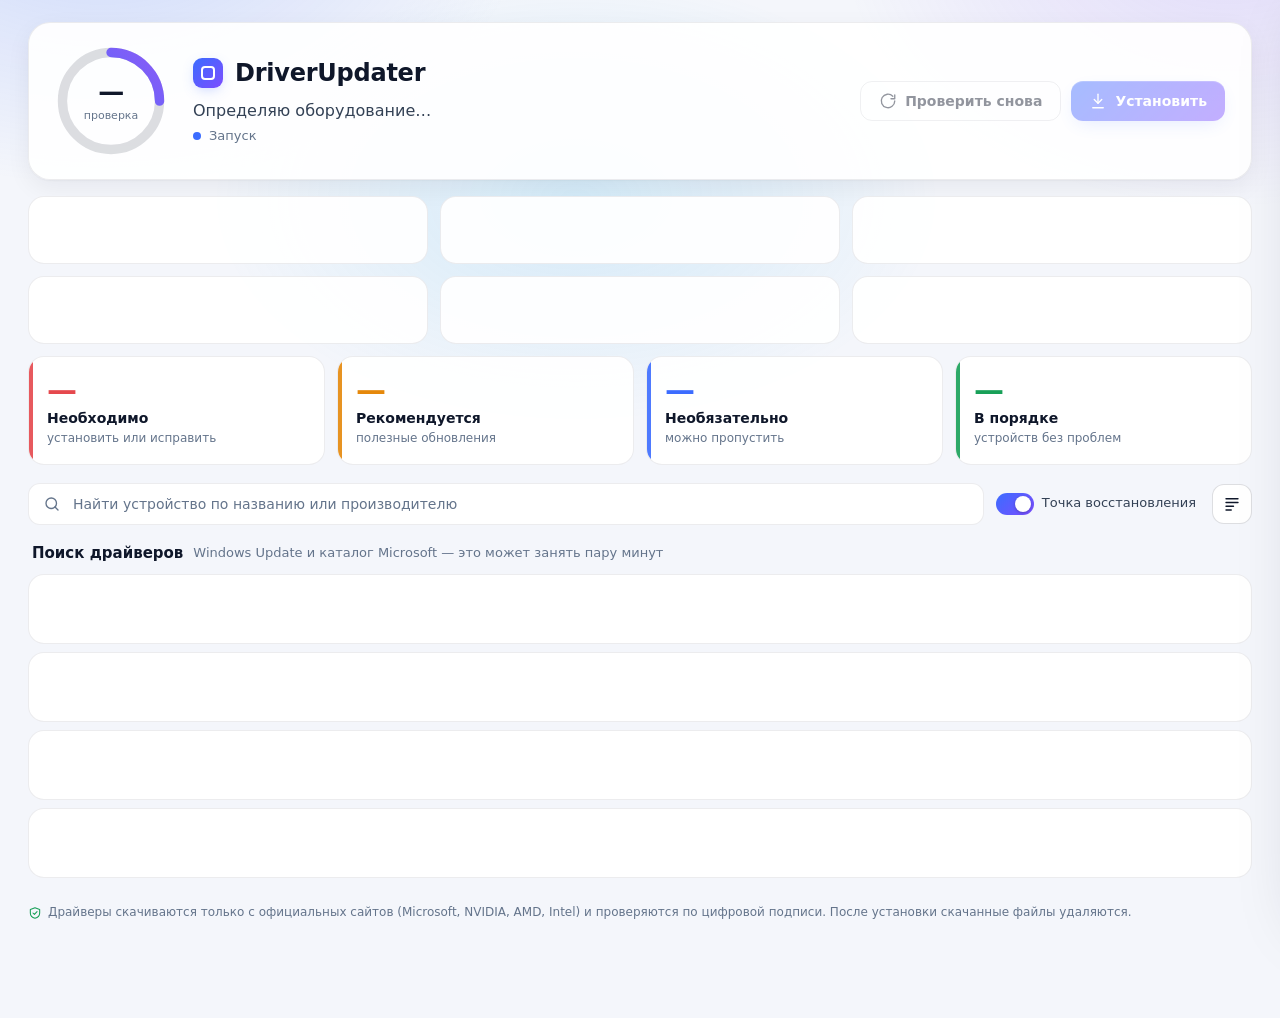
<file: driverupdater/webui/web/index.html>
<!doctype html>
<html lang="ru">
<head>
  <meta charset="utf-8">
  <meta name="viewport" content="width=device-width, initial-scale=1">
  <title>DriverUpdater</title>
  <link rel="stylesheet" href="styles.css">
</head>
<body>
  <div class="aurora" aria-hidden="true"><span></span><span></span><span></span></div>

  <div class="app">
    <div class="update-bar" id="updateBar" hidden>
      <i data-icon="sparkle"></i>
      <span id="updateText">Вышла новая версия DriverUpdater</span>
      <button class="btn btn-sm btn-ghost" id="updateNotes">Что нового</button>
      <button class="btn btn-sm btn-primary" id="updateApply"><i data-icon="download"></i><span>Обновить</span></button>
    </div>
    <!-- Шапка -->
    <header class="hero">
      <div class="ring" id="ring" data-state="loading">
        <svg viewBox="0 0 120 120" aria-hidden="true">
          <defs>
            <linearGradient id="ringGrad" x1="0" y1="0" x2="1" y2="1">
              <stop offset="0" stop-color="var(--ring-a)"/>
              <stop offset="1" stop-color="var(--ring-b)"/>
            </linearGradient>
          </defs>
          <circle class="ring-track" cx="60" cy="60" r="52"/>
          <circle class="ring-value" id="ringValue" cx="60" cy="60" r="52"/>
        </svg>
        <div class="ring-label">
          <strong id="ringNumber">—</strong>
          <span id="ringCaption">проверка</span>
        </div>
      </div>

      <div class="hero-text">
        <div class="brand">
          <span class="logo" aria-hidden="true"></span>
          <h1>DriverUpdater</h1>
          <span class="badge badge-demo" id="demoBadge" hidden>демо-данные</span>
        </div>
        <p class="headline" id="headline">Определяю оборудование…</p>
        <p class="status" id="status"><span class="pulse"></span><span id="statusText">Запуск</span></p>
      </div>

      <div class="hero-actions">
        <button class="btn btn-ghost" id="btnRefresh" disabled>
          <i data-icon="refresh"></i><span>Проверить снова</span>
        </button>
        <button class="btn btn-primary" id="btnInstall" disabled>
          <i data-icon="download"></i><span id="btnInstallText">Установить</span>
        </button>
      </div>
    </header>

    <!-- Компьютер -->
    <section class="system" id="system" aria-label="Ваш компьютер"></section>

    <!-- Сводка -->
    <section class="summary" id="summary" aria-label="Сводка"></section>

    <!-- Панель инструментов -->
    <section class="toolbar">
      <label class="search">
        <i data-icon="search"></i>
        <input id="search" type="search" placeholder="Найти устройство по названию или производителю" autocomplete="off">
      </label>
      <div class="toggles">
        <label class="switch-row" title="Перед установкой Windows запомнит текущее состояние, чтобы при проблемах можно было всё вернуть">
          <input type="checkbox" id="optRestore" checked><span class="switch"></span><span>Точка восстановления</span>
        </label>
        <button class="btn btn-icon" id="btnLog" title="Журнал"><i data-icon="log"></i></button>
      </div>
    </section>

    <!-- Список -->
    <main class="list" id="list" aria-live="polite"></main>

    <footer class="foot">
      <span><i data-icon="shield"></i> Драйверы скачиваются только с официальных сайтов (Microsoft, NVIDIA, AMD, Intel) и проверяются по цифровой подписи. После установки скачанные файлы удаляются.</span>
      <span id="version"></span>
    </footer>
  </div>

  <!-- Панель выбора -->
  <div class="dock" id="dock" hidden>
    <div class="dock-info">
      <strong id="dockCount">0</strong>
      <span id="dockText"></span>
    </div>
    <button class="btn btn-ghost btn-sm" id="dockClear">Снять все</button>
    <button class="btn btn-primary" id="dockInstall"><i data-icon="download"></i><span>Установить</span></button>
  </div>

  <!-- Журнал -->
  <aside class="drawer" id="drawer" aria-hidden="true">
    <div class="drawer-head">
      <h3>Журнал</h3>
      <button class="btn btn-icon" id="drawerClose" title="Закрыть"><i data-icon="x"></i></button>
    </div>
    <pre id="log"></pre>
  </aside>

  <!-- Экран установки -->
  <div class="overlay" id="installer" hidden>
    <div class="install-card" id="installCard">
      <div class="install-head">
        <div class="spinner-big" id="installSpinner"></div>
        <div class="install-title">
          <h2 id="installTitle">Установка драйверов</h2>
          <p id="installStep">Подготовка…</p>
        </div>
        <div class="install-pct" id="installPct">0%</div>
      </div>
      <div class="bar"><span id="installBar"></span></div>
      <div class="install-sub" id="installSub"></div>
      <ul class="install-list" id="installList"></ul>
      <div class="install-foot" id="installFoot">
        <span class="warn"><i data-icon="alert"></i> Не выключайте компьютер до окончания установки</span>
      </div>
    </div>
  </div>

  <!-- Диалог -->
  <div class="overlay" id="modal" hidden>
    <div class="modal" role="dialog" aria-modal="true" aria-labelledby="modalTitle">
      <div class="modal-icon" id="modalIcon"></div>
      <h2 id="modalTitle"></h2>
      <div class="modal-body" id="modalBody"></div>
      <div class="modal-actions" id="modalActions"></div>
    </div>
  </div>

  <div class="toasts" id="toasts"></div>

  <script src="icons.js"></script>
  <script src="app.js"></script>
</body>
</html>
</file>
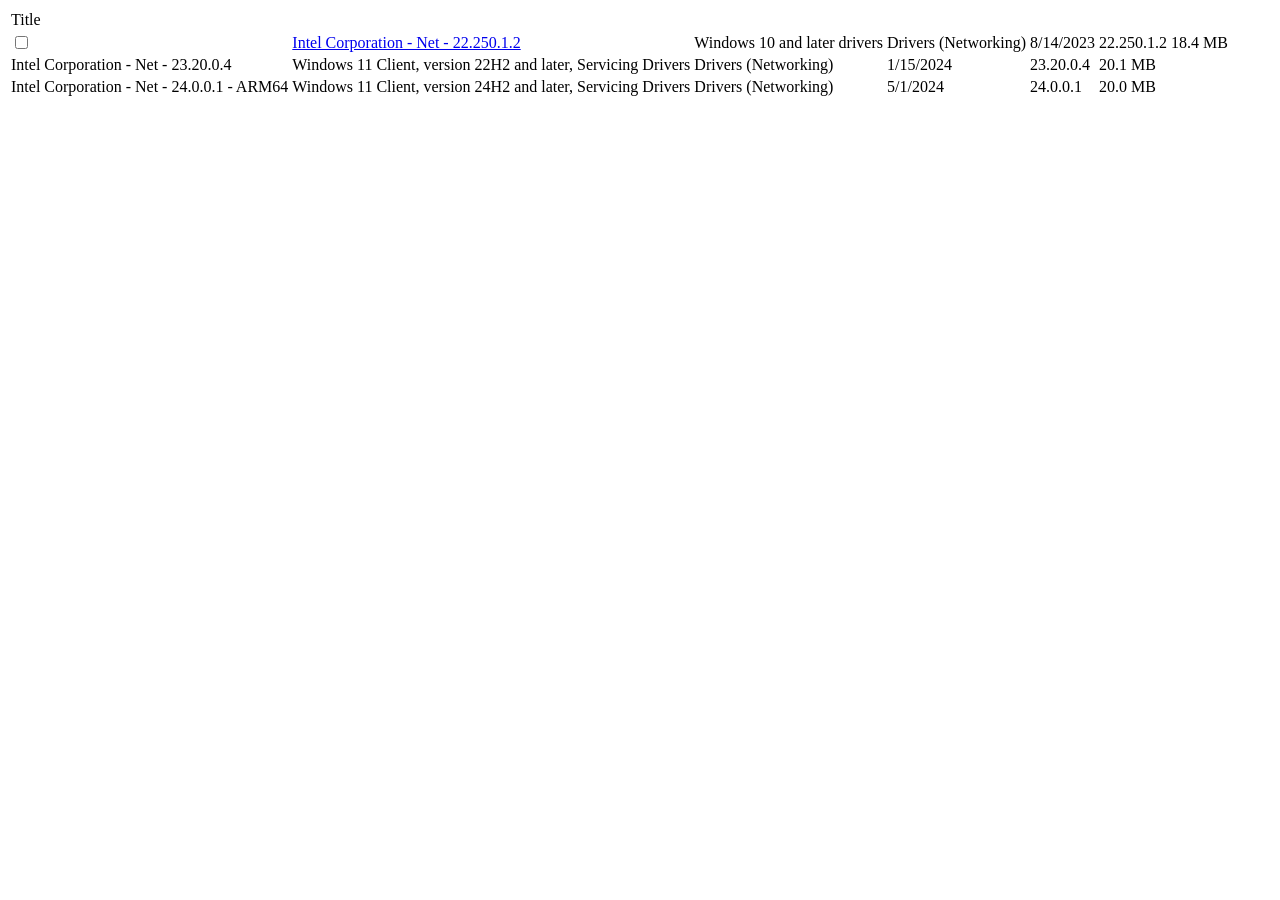
<file: tests/fixtures/catalog_search.html>
<html><body><table class="resultsBorderSpacing" id="ctl00_catalogBody_updateMatches">
<tr id="headerRow"><td>Title</td></tr>
<tr id="2f0e1a3c-1111-4b2c-9d3e-aaaaaaaaaaaa_R1">
 <td class="resultsbottomBorder resultspadding" id="2f0e1a3c-1111-4b2c-9d3e-aaaaaaaaaaaa_C0_R1"><input type="checkbox"/></td>
 <td class="resultsbottomBorder resultspadding" id="2f0e1a3c-1111-4b2c-9d3e-aaaaaaaaaaaa_C1_R1">
   <a id="2f0e1a3c-1111-4b2c-9d3e-aaaaaaaaaaaa_link" href="javascript:void(0);">Intel Corporation - Net - 22.250.1.2</a></td>
 <td class="resultsbottomBorder resultspadding" id="2f0e1a3c-1111-4b2c-9d3e-aaaaaaaaaaaa_C2_R1">Windows 10 and later drivers</td>
 <td class="resultsbottomBorder resultspadding" id="2f0e1a3c-1111-4b2c-9d3e-aaaaaaaaaaaa_C3_R1">Drivers (Networking)</td>
 <td class="resultsbottomBorder resultspadding" id="2f0e1a3c-1111-4b2c-9d3e-aaaaaaaaaaaa_C4_R1">8/14/2023</td>
 <td class="resultsbottomBorder resultspadding" id="2f0e1a3c-1111-4b2c-9d3e-aaaaaaaaaaaa_C5_R1">22.250.1.2</td>
 <td class="resultsbottomBorder resultspadding" id="2f0e1a3c-1111-4b2c-9d3e-aaaaaaaaaaaa_C6_R1"><span>18.4 MB</span></td>
</tr>
<tr id="3a7b9c1d-2222-4c3d-8e4f-bbbbbbbbbbbb_R2">
 <td class="resultsbottomBorder resultspadding" id="3a7b9c1d-2222-4c3d-8e4f-bbbbbbbbbbbb_C1_R2">
   <a id="3a7b9c1d-2222-4c3d-8e4f-bbbbbbbbbbbb_link">Intel Corporation - Net - 23.20.0.4</a></td>
 <td class="resultsbottomBorder resultspadding" id="3a7b9c1d-2222-4c3d-8e4f-bbbbbbbbbbbb_C2_R2">Windows 11 Client, version 22H2 and later, Servicing Drivers</td>
 <td class="resultsbottomBorder resultspadding" id="3a7b9c1d-2222-4c3d-8e4f-bbbbbbbbbbbb_C3_R2">Drivers (Networking)</td>
 <td class="resultsbottomBorder resultspadding" id="3a7b9c1d-2222-4c3d-8e4f-bbbbbbbbbbbb_C4_R2">1/15/2024</td>
 <td class="resultsbottomBorder resultspadding" id="3a7b9c1d-2222-4c3d-8e4f-bbbbbbbbbbbb_C5_R2">23.20.0.4</td>
 <td class="resultsbottomBorder resultspadding" id="3a7b9c1d-2222-4c3d-8e4f-bbbbbbbbbbbb_C6_R2">20.1 MB</td>
</tr>
<tr id="4c8d0e2f-3333-4d4e-9f50-cccccccccccc_R3">
 <td class="resultsbottomBorder resultspadding" id="4c8d0e2f-3333-4d4e-9f50-cccccccccccc_C1_R3">
   <a id="4c8d0e2f-3333-4d4e-9f50-cccccccccccc_link">Intel Corporation - Net - 24.0.0.1 - ARM64</a></td>
 <td class="resultsbottomBorder resultspadding" id="4c8d0e2f-3333-4d4e-9f50-cccccccccccc_C2_R3">Windows 11 Client, version 24H2 and later, Servicing Drivers</td>
 <td class="resultsbottomBorder resultspadding" id="4c8d0e2f-3333-4d4e-9f50-cccccccccccc_C3_R3">Drivers (Networking)</td>
 <td class="resultsbottomBorder resultspadding" id="4c8d0e2f-3333-4d4e-9f50-cccccccccccc_C4_R3">5/1/2024</td>
 <td class="resultsbottomBorder resultspadding" id="4c8d0e2f-3333-4d4e-9f50-cccccccccccc_C5_R3">24.0.0.1</td>
 <td class="resultsbottomBorder resultspadding" id="4c8d0e2f-3333-4d4e-9f50-cccccccccccc_C6_R3">20.0 MB</td>
</tr>
</table></body></html>
</file>
<file: driverupdater/webui/web/styles.css>
/* ───────────── Темы ───────────── */
:root {
  --bg: #f4f6fb;
  --bg-2: #eef1f8;
  --surface: rgba(255, 255, 255, 0.92);
  --surface-solid: #ffffff;
  --surface-2: #f6f8fc;
  --border: rgba(15, 23, 42, 0.08);
  --border-strong: rgba(15, 23, 42, 0.14);
  --text: #0f172a;
  --text-2: #334155;
  --muted: #64748b;
  --shadow: 0 1px 2px rgba(15, 23, 42, 0.04), 0 8px 24px rgba(15, 23, 42, 0.06);
  --shadow-lg: 0 24px 64px rgba(15, 23, 42, 0.18);

  --accent: #3b6cff;
  --accent-2: #8b5cf6;
  --accent-grad: linear-gradient(135deg, #3b6cff 0%, #7c4dff 100%);
  --accent-glow: rgba(59, 108, 255, 0.35);

  --red: #e5484d;    --red-bg: rgba(229, 72, 77, 0.10);
  --amber: #e5880b;  --amber-bg: rgba(245, 158, 11, 0.12);
  --blue: #3b6cff;   --blue-bg: rgba(59, 108, 255, 0.10);
  --green: #18a058;  --green-bg: rgba(24, 160, 88, 0.10);

  --ring-a: #3b6cff;
  --ring-b: #8b5cf6;
  --aurora-1: rgba(59, 108, 255, 0.22);
  --aurora-2: rgba(139, 92, 246, 0.18);
  --aurora-3: rgba(14, 165, 233, 0.14);

  --radius: 16px;
  --radius-sm: 10px;
  color-scheme: light;
}

@media (prefers-color-scheme: dark) {
  :root {
    --bg: #0b0f17;
    --bg-2: #111725;
    --surface: rgba(21, 27, 41, 0.94);
    --surface-solid: #151b29;
    --surface-2: rgba(255, 255, 255, 0.035);
    --border: rgba(255, 255, 255, 0.07);
    --border-strong: rgba(255, 255, 255, 0.13);
    --text: #e8ecf4;
    --text-2: #c3cad8;
    --muted: #8a94a8;
    --shadow: 0 1px 2px rgba(0, 0, 0, 0.3), 0 10px 30px rgba(0, 0, 0, 0.25);
    --shadow-lg: 0 30px 80px rgba(0, 0, 0, 0.6);

    --accent: #5b86ff;
    --accent-glow: rgba(91, 134, 255, 0.45);

    --red: #ff6369;    --red-bg: rgba(255, 99, 105, 0.13);
    --amber: #ffb224;  --amber-bg: rgba(255, 178, 36, 0.13);
    --blue: #6e93ff;   --blue-bg: rgba(110, 147, 255, 0.13);
    --green: #3dd68c;  --green-bg: rgba(61, 214, 140, 0.12);

    --aurora-1: rgba(59, 108, 255, 0.28);
    --aurora-2: rgba(139, 92, 246, 0.22);
    --aurora-3: rgba(14, 165, 233, 0.12);
    color-scheme: dark;
  }
}

/* ───────────── База ───────────── */
* { box-sizing: border-box; }
html, body { height: 100%; }
body {
  margin: 0;
  background: var(--bg);
  color: var(--text);
  font: 14px/1.45 "Segoe UI Variable Text", "Segoe UI", system-ui, -apple-system, "Helvetica Neue", Arial, sans-serif;
  -webkit-font-smoothing: antialiased;
  overflow-x: hidden;
  user-select: none;
}
h1, h2, h3 { font-family: "Segoe UI Variable Display", "Segoe UI", system-ui, sans-serif; margin: 0; }
button { font: inherit; color: inherit; }
[hidden] { display: none !important; }
.ic { width: 18px; height: 18px; flex: none; }

::-webkit-scrollbar { width: 12px; height: 12px; }
::-webkit-scrollbar-thumb { background: var(--border-strong); border-radius: 8px; border: 3px solid transparent; background-clip: padding-box; }
::-webkit-scrollbar-thumb:hover { background-color: var(--muted); }
::-webkit-scrollbar-track { background: transparent; }

/* Цветной фон «северное сияние» */
.aurora {
  position: fixed; inset: 0; pointer-events: none; z-index: 0;
  /* Неподвижные мягкие пятна цвета. Раньше это были размытые (blur) и двигающиеся блоки —
     на встроенной видеокарте они грузили её почти на 100% даже в простое. */
  background:
    radial-gradient(620px 420px at 8% -12%, var(--aurora-1), transparent 70%),
    radial-gradient(560px 400px at 96% -8%, var(--aurora-2), transparent 70%),
    radial-gradient(520px 320px at 45% 22%, var(--aurora-3), transparent 70%);
}
.aurora span { display: none; }

.app { position: relative; z-index: 1; max-width: 1280px; margin: 0 auto; padding: 22px 28px 96px; }

/* ───────────── Кнопки ───────────── */
.btn {
  display: inline-flex; align-items: center; gap: 8px;
  height: 40px; padding: 0 18px; border-radius: 12px;
  border: 1px solid var(--border-strong); background: var(--surface); cursor: pointer; font-weight: 600; white-space: nowrap;
  transition: transform .15s ease, box-shadow .2s ease, background .2s ease, border-color .2s ease, opacity .2s;
}
.btn:hover:not(:disabled) { border-color: var(--accent); transform: translateY(-1px); }
.btn:active:not(:disabled) { transform: translateY(0); }
.btn:disabled { opacity: .45; cursor: default; }
.btn:focus-visible { outline: 2px solid var(--accent); outline-offset: 2px; }
.btn-primary {
  border: none; color: #fff; background: var(--accent-grad);
  box-shadow: 0 6px 20px -6px var(--accent-glow), inset 0 1px 0 rgba(255,255,255,.18);
}
.btn-primary:hover:not(:disabled) { box-shadow: 0 10px 28px -6px var(--accent-glow), inset 0 1px 0 rgba(255,255,255,.22); }
.btn-danger { border: none; color: #fff; background: linear-gradient(135deg, #f0565c, #d7263d); box-shadow: 0 6px 20px -6px rgba(229,72,77,.5); }
.btn-ghost { background: transparent; }
.btn-sm { height: 34px; padding: 0 14px; font-size: 13px; }
.btn-icon { width: 40px; padding: 0; justify-content: center; }

/* ───────────── Шапка ───────────── */
.hero {
  display: grid; grid-template-columns: auto 1fr auto; align-items: center; gap: 26px;
  padding: 22px 26px; border-radius: 22px;
  background: var(--surface); border: 1px solid var(--border); box-shadow: var(--shadow);
}
.brand { display: flex; align-items: center; gap: 12px; }
.logo {
  width: 30px; height: 30px; border-radius: 9px; background: var(--accent-grad);
  box-shadow: 0 4px 14px -4px var(--accent-glow); position: relative;
}
.logo::after { content: ""; position: absolute; inset: 8px; border: 2px solid #fff; border-radius: 4px; }
.hero h1 { font-size: 24px; font-weight: 700; letter-spacing: -.01em; }
.headline { margin: 8px 0 4px; font-size: 16px; color: var(--text-2); font-weight: 500; }
.status { margin: 0; display: flex; align-items: center; gap: 8px; color: var(--muted); font-size: 13px; min-height: 20px; }
.pulse { position: relative; width: 8px; height: 8px; border-radius: 50%; background: var(--accent); }
.pulse::after { content: ""; position: absolute; inset: -5px; border-radius: 50%; border: 2px solid var(--accent); opacity: 0; animation: pulse 1.6s ease-out infinite; }
.status.idle .pulse { background: var(--green); }
.status.error .pulse { background: var(--red); }
.status.idle .pulse::after, .status.error .pulse::after { animation: none; display: none; }
@keyframes pulse { from { transform: scale(.4); opacity: .8; } to { transform: scale(1.3); opacity: 0; } }
.hero-actions { display: flex; gap: 10px; }

.badge { font-size: 11px; font-weight: 700; padding: 3px 8px; border-radius: 999px; letter-spacing: .02em; text-transform: uppercase; }
.badge-demo { background: var(--amber-bg); color: var(--amber); }

/* Кольцо состояния */
.ring { position: relative; width: 112px; height: 112px; }
.ring svg { width: 100%; height: 100%; transform: rotate(-90deg); }
.ring circle { fill: none; stroke-width: 10; }
.ring-track { stroke: var(--border-strong); }
.ring-value { stroke: url(#ringGrad); stroke-linecap: round; stroke-dasharray: 326.7; stroke-dashoffset: 326.7; transition: stroke-dashoffset 1.2s cubic-bezier(.2,.8,.2,1); }
.ring[data-state="loading"] svg { animation: spin 1.4s linear infinite; }
.ring[data-state="loading"] .ring-value { stroke-dashoffset: 245; }
.ring[data-state="good"] { --ring-a: #22c55e; --ring-b: #10b981; }
.ring[data-state="warn"] { --ring-a: #f59e0b; --ring-b: #f97316; }
.ring[data-state="bad"] { --ring-a: #f43f5e; --ring-b: #e5484d; }
.ring-label { position: absolute; inset: 0; display: flex; flex-direction: column; align-items: center; justify-content: center; text-align: center; }
.ring-label strong { font-size: 26px; font-weight: 700; line-height: 1; letter-spacing: -.02em; }
.ring-label span { font-size: 11px; color: var(--muted); margin-top: 4px; max-width: 80px; line-height: 1.2; }
@keyframes spin { to { transform: rotate(270deg); } }

/* ───────────── Компьютер ───────────── */
.system { display: grid; grid-template-columns: repeat(3, minmax(0, 1fr)); gap: 12px; margin-top: 16px; }
.spec {
  display: flex; gap: 12px; align-items: center; padding: 14px 16px; min-height: 68px;
  background: var(--surface); border: 1px solid var(--border); border-radius: var(--radius); animation: rise .45s both;
}
.spec .tile { width: 38px; height: 38px; border-radius: 11px; display: grid; place-items: center; background: var(--blue-bg); color: var(--accent); flex: none; }
.spec .k { font-size: 12px; color: var(--muted); }
.spec .v { font-weight: 600; overflow: hidden; text-overflow: ellipsis; display: -webkit-box; -webkit-line-clamp: 2; -webkit-box-orient: vertical; word-break: break-word; }
.spec > div:last-child { min-width: 0; }

/* ───────────── Сводка ───────────── */
.summary { display: grid; grid-template-columns: repeat(4, 1fr); gap: 12px; margin-top: 12px; }
.stat {
  position: relative; text-align: left; padding: 16px 18px; border-radius: var(--radius); cursor: pointer;
  background: var(--surface); border: 1px solid var(--border);
  transition: transform .15s, border-color .2s, box-shadow .2s; overflow: hidden; animation: rise .45s both;
}
.stat::before { content: ""; position: absolute; left: 0; top: 0; bottom: 0; width: 4px; background: var(--c); opacity: .9; }
.stat:hover { transform: translateY(-2px); box-shadow: var(--shadow); }
.stat.active { border-color: var(--c); box-shadow: 0 0 0 3px var(--cbg); }
.stat .n { font-size: 30px; font-weight: 700; letter-spacing: -.02em; line-height: 1.1; color: var(--c); }
.stat .t { font-weight: 600; margin-top: 2px; }
.stat .d { font-size: 12px; color: var(--muted); margin-top: 2px; }

/* ───────────── Панель инструментов ───────────── */
.toolbar { display: flex; gap: 12px; align-items: center; margin: 18px 0 10px; flex-wrap: wrap; }
.search {
  flex: 1 1 280px; display: flex; align-items: center; gap: 10px; height: 42px; padding: 0 14px;
  background: var(--surface); border: 1px solid var(--border); border-radius: 12px; color: var(--muted);
  transition: border-color .2s, box-shadow .2s;
}
.search:focus-within { border-color: var(--accent); box-shadow: 0 0 0 3px var(--blue-bg); }
.search input { flex: 1; min-width: 0; border: none; outline: none; background: transparent; color: var(--text); font: inherit; user-select: text; }
.search input::placeholder { color: var(--muted); }
.toggles { display: flex; align-items: center; gap: 16px; flex-wrap: wrap; }

.switch-row { display: inline-flex; align-items: center; gap: 8px; cursor: pointer; color: var(--text-2); font-size: 13px; white-space: nowrap; }
.switch-row input { position: absolute; opacity: 0; pointer-events: none; }
.switch { position: relative; width: 38px; height: 22px; border-radius: 999px; background: var(--border-strong); transition: background .2s; flex: none; }
.switch::after { content: ""; position: absolute; left: 3px; top: 3px; width: 16px; height: 16px; border-radius: 50%; background: #fff; box-shadow: 0 1px 3px rgba(0,0,0,.25); transition: transform .22s cubic-bezier(.3,1.4,.5,1); }
input:checked + .switch { background: var(--accent-grad); }
input:checked + .switch::after { transform: translateX(16px); }
input:focus-visible + .switch { outline: 2px solid var(--accent); outline-offset: 2px; }
input:disabled + .switch { opacity: .4; }

/* ───────────── Список устройств ───────────── */
.group { margin-top: 18px; animation: rise .4s both; }
.group-head { display: flex; align-items: center; gap: 10px; padding: 0 4px 10px; }
.group-head .fold { display: inline-flex; align-items: center; gap: 10px; border: none; background: none; padding: 2px 6px 2px 0; cursor: pointer; border-radius: 8px; }
.group-head .fold:focus-visible { outline: 2px solid var(--accent); }
.group-head .fold > .ic { width: 16px; height: 16px; color: var(--muted); transform: rotate(90deg); transition: transform .2s; }
.group.folded .group-head .fold > .ic { transform: none; }
.group-head .dot { width: 10px; height: 10px; border-radius: 50%; background: var(--c); box-shadow: 0 0 0 4px var(--cbg); }
.group-head h3 { font-size: 15px; font-weight: 700; }
.group-head .count { font-size: 12px; font-weight: 700; padding: 2px 8px; border-radius: 999px; background: var(--cbg); color: var(--c); }
.group-head .hint { color: var(--muted); font-size: 13px; flex: 1; }
.group-head .link { border: none; background: none; color: var(--accent); cursor: pointer; font-size: 13px; font-weight: 600; padding: 4px 6px; border-radius: 6px; }
.group-head .link:hover { background: var(--blue-bg); }

.cards { display: flex; flex-direction: column; gap: 8px; }
.dev {
  background: var(--surface); border: 1px solid var(--border); border-radius: var(--radius); transition: border-color .2s, box-shadow .2s, transform .15s;
  animation: rise .35s both;
}
.dev:hover { border-color: var(--border-strong); box-shadow: var(--shadow); }
.dev.selected { border-color: color-mix(in srgb, var(--accent) 45%, transparent); }
.dev-row { display: grid; grid-template-columns: 44px minmax(0, 1fr) auto auto 20px; align-items: center; gap: 14px; padding: 12px 16px; cursor: pointer; }
.dev .tile { width: 44px; height: 44px; border-radius: 12px; display: grid; place-items: center; background: var(--cbg); color: var(--c); }
.dev .tile .ic { width: 22px; height: 22px; }
.dev .name { font-weight: 600; font-size: 14.5px; overflow: hidden; text-overflow: ellipsis; white-space: nowrap; }
.dev .sub { display: flex; align-items: center; gap: 8px; flex-wrap: wrap; color: var(--muted); font-size: 12.5px; margin-top: 3px; }
.dev .sub .arrow { color: var(--c); font-weight: 700; }
.dev .sub .new { color: var(--text-2); font-weight: 600; }
.dev .sub .vendor { color: var(--text-2); font-weight: 600; }
.dev .meta { display: flex; gap: 6px; flex-wrap: wrap; justify-content: flex-end; }
.chip { display: inline-flex; align-items: center; gap: 5px; font-size: 11.5px; font-weight: 600; padding: 3px 9px; border-radius: 999px; background: var(--surface-2); border: 1px solid var(--border); color: var(--text-2); white-space: nowrap; }
.chip.warn { background: var(--red-bg); color: var(--red); border-color: transparent; }
.chip.note { background: var(--amber-bg); color: var(--amber); border-color: transparent; }
.chip .ic { width: 13px; height: 13px; }
.dev .chev { color: var(--muted); transition: transform .25s; }
.dev.open .chev { transform: rotate(90deg); }
.dev .ctl { display: flex; align-items: center; min-width: 38px; }
.dev .ctl .switch-row { gap: 0; }

.dev-more { display: grid; grid-template-rows: 0fr; transition: grid-template-rows .3s ease; }
.dev.open .dev-more { grid-template-rows: 1fr; }
.dev-more > div { overflow: hidden; }
.why { margin: 0 16px 16px 74px; padding: 14px 16px; border-radius: 12px; background: var(--surface-2); border: 1px solid var(--border); }
.why p { margin: 0 0 10px; color: var(--text-2); line-height: 1.55; user-select: text; }
.why .label { display: inline-flex; align-items: center; gap: 6px; font-size: 12px; font-weight: 700; color: var(--c); text-transform: uppercase; letter-spacing: .04em; margin-bottom: 6px; }
.facts { display: grid; grid-template-columns: max-content 1fr; gap: 4px 16px; font-size: 13px; }
.facts dt { color: var(--muted); }
.facts dd { margin: 0; color: var(--text-2); word-break: break-all; user-select: text; }
.why .actions { margin-top: 12px; display: flex; gap: 8px; flex-wrap: wrap; }

/* Плашка обновления программы */
.update-bar {
  display: flex; align-items: center; gap: 12px; margin-bottom: 14px; padding: 10px 12px 10px 16px;
  border-radius: 16px; background: var(--surface); border: 1px solid color-mix(in srgb, var(--accent) 45%, transparent);
  box-shadow: 0 0 0 4px var(--blue-bg); animation: rise .4s both;
}
.update-bar > .ic { color: var(--accent); }
.update-bar span { flex: 1; font-weight: 600; }
.notes p { margin: 0 0 6px; }

/* Пустое состояние / заглушки */
.empty { text-align: center; padding: 56px 20px; color: var(--muted); }
.empty .big { width: 72px; height: 72px; margin: 0 auto 14px; border-radius: 22px; display: grid; place-items: center; background: var(--green-bg); color: var(--green); }
.empty .big .ic { width: 36px; height: 36px; }
.empty h3 { color: var(--text); font-size: 18px; margin-bottom: 6px; }
.skeleton { position: relative; overflow: hidden; height: 70px; border-radius: var(--radius); background: var(--surface); border: 1px solid var(--border); }
.skeleton::after { content: ""; position: absolute; inset: 0; background: linear-gradient(100deg, transparent 30%, var(--surface-2) 50%, transparent 70%); transform: translateX(-100%); animation: shimmer 1.4s infinite linear; }
.skeleton.short { height: 68px; }
@keyframes shimmer { to { transform: translateX(100%); } }
@keyframes rise { from { opacity: 0; transform: translateY(8px); } to { opacity: 1; transform: none; } }

.foot { display: flex; justify-content: space-between; gap: 12px; margin-top: 26px; color: var(--muted); font-size: 12px; flex-wrap: wrap; }
.foot span { display: inline-flex; align-items: center; gap: 6px; }
.foot .ic { width: 14px; height: 14px; color: var(--green); }

/* ───────────── Нижняя панель выбора ───────────── */
.dock {
  position: fixed; left: 50%; bottom: 18px; transform: translateX(-50%); z-index: 20;
  display: flex; align-items: center; gap: 14px; padding: 10px 10px 10px 20px; border-radius: 18px;
  background: var(--surface-solid); border: 1px solid var(--border-strong); box-shadow: var(--shadow-lg);
  animation: dockIn .35s cubic-bezier(.2,.9,.3,1.2) both; max-width: calc(100vw - 32px);
}
.dock-info { display: flex; align-items: baseline; gap: 8px; min-width: 0; }
.dock-info strong { font-size: 20px; background: var(--accent-grad); -webkit-background-clip: text; background-clip: text; color: transparent; }
.dock-info span { color: var(--muted); font-size: 13px; white-space: nowrap; overflow: hidden; text-overflow: ellipsis; }
@keyframes dockIn { from { opacity: 0; transform: translate(-50%, 20px); } }

/* ───────────── Журнал ───────────── */
.drawer {
  position: fixed; top: 0; right: 0; bottom: 0; width: min(520px, 92vw); z-index: 30;
  background: var(--surface-solid); border-left: 1px solid var(--border-strong); box-shadow: var(--shadow-lg);
  transform: translateX(105%); transition: transform .3s cubic-bezier(.2,.8,.2,1);
  display: flex; flex-direction: column;
}
.drawer.open { transform: none; }
.drawer-head { display: flex; justify-content: space-between; align-items: center; padding: 16px 18px; border-bottom: 1px solid var(--border); }
.drawer pre { flex: 1; margin: 0; padding: 14px 18px; overflow: auto; font: 12px/1.55 "Cascadia Mono", Consolas, monospace; color: var(--text-2); white-space: pre-wrap; word-break: break-word; user-select: text; }

/* ───────────── Оверлеи ───────────── */
.overlay {
  position: fixed; inset: 0; z-index: 40; display: grid; place-items: center; padding: 24px;
  background: rgba(8, 12, 20, .58); animation: fade .2s both;
}
@keyframes fade { from { opacity: 0; } }
.modal, .install-card {
  width: min(560px, 100%); max-height: calc(100vh - 48px); overflow: auto;
  background: var(--surface-solid); border: 1px solid var(--border-strong); border-radius: 22px;
  box-shadow: var(--shadow-lg); padding: 26px; animation: pop .3s cubic-bezier(.2,.9,.3,1.15) both;
}
@keyframes pop { from { opacity: 0; transform: scale(.94) translateY(10px); } }
.modal-icon { width: 52px; height: 52px; border-radius: 16px; display: grid; place-items: center; margin-bottom: 14px; background: var(--cbg, var(--blue-bg)); color: var(--c, var(--accent)); }
.modal-icon .ic { width: 26px; height: 26px; }
.modal h2 { font-size: 20px; margin-bottom: 8px; }
.modal-body { color: var(--text-2); line-height: 1.55; }
.modal-body p { margin: 0 0 10px; }
.modal-body ul { margin: 6px 0 10px; padding: 0; list-style: none; display: flex; flex-direction: column; gap: 6px; max-height: 260px; overflow: auto; }
.modal-body li { display: flex; align-items: center; gap: 10px; padding: 8px 10px; border-radius: 10px; background: var(--surface-2); border: 1px solid var(--border); }
.modal-body li .ic { color: var(--muted); }
.modal-body li .sz { margin-left: auto; color: var(--muted); font-size: 12px; white-space: nowrap; }
.modal-body li.ok .ic { color: var(--green); }
.modal-body li.err .ic { color: var(--red); }
.modal-body li small { display: block; color: var(--muted); }
.modal-actions { display: flex; justify-content: flex-end; gap: 10px; margin-top: 18px; flex-wrap: wrap; }

.install-card { width: min(620px, 100%); }
.install-head { display: flex; gap: 16px; align-items: center; }
.install-head h2 { font-size: 20px; }
.install-head p { margin: 4px 0 0; color: var(--muted); }
.spinner-big { width: 46px; height: 46px; border-radius: 50%; border: 4px solid var(--border-strong); border-top-color: var(--accent); border-right-color: var(--accent-2); animation: spin2 .9s linear infinite; flex: none; }
.spinner-big.done { animation: none; border-color: var(--green); display: grid; place-items: center; color: var(--green); background: var(--green-bg); }
.spinner-big.done .ic { width: 24px; height: 24px; stroke-width: 2.4; }
@keyframes spin2 { to { transform: rotate(360deg); } }
.bar { height: 8px; border-radius: 999px; background: var(--border); margin: 20px 0 14px; overflow: hidden; }
.bar span { display: block; height: 100%; width: 0; border-radius: inherit; background: var(--accent-grad); transition: width .5s ease; position: relative; overflow: hidden; }
.bar span::after { content: ""; position: absolute; inset: 0; background: linear-gradient(90deg, transparent, rgba(255,255,255,.35), transparent); transform: translateX(-100%); }
.install-card.running .bar span::after { animation: shine 1.6s infinite; }
@keyframes shine { from { transform: translateX(-100%); } to { transform: translateX(100%); } }
.install-list { list-style: none; margin: 0; padding: 0; display: flex; flex-direction: column; gap: 6px; }
.install-list li { display: grid; grid-template-columns: 24px 1fr; gap: 10px; align-items: start; padding: 10px 12px; border-radius: 12px; background: var(--surface-2); border: 1px solid var(--border); }
.install-title { flex: 1; min-width: 0; }
.install-title p { white-space: nowrap; overflow: hidden; text-overflow: ellipsis; }
.install-pct { font-size: 30px; font-weight: 700; letter-spacing: -.02em; background: var(--accent-grad); -webkit-background-clip: text; background-clip: text; color: transparent; font-variant-numeric: tabular-nums; }
.install-sub { margin: -6px 0 12px; color: var(--muted); font-size: 12.5px; }
.install-list .body { min-width: 0; }
.install-list .row1 { display: flex; justify-content: space-between; gap: 12px; align-items: baseline; }
.install-list .stage { font-size: 12px; font-weight: 700; color: var(--muted); white-space: nowrap; font-variant-numeric: tabular-nums; }
.install-list li[data-state="running"] .stage { color: var(--accent); }
.install-list li[data-state="ok"] .stage { color: var(--green); }
.install-list li[data-state="error"] .stage { color: var(--red); }
.install-list .mini { height: 4px; border-radius: 999px; background: var(--border); margin-top: 8px; overflow: hidden; display: none; }
.install-list li[data-state="running"] .mini { display: block; }
.install-list .mini > span { display: block; height: 100%; width: 0; border-radius: inherit; background: var(--accent-grad); transition: width .3s ease; }
.install-list li.indeterminate .mini > span { width: 35% !important; animation: indet 1.3s ease-in-out infinite; }
@keyframes indet { from { transform: translateX(-100%); } to { transform: translateX(290%); } }
.install-list li[data-state="waiting"] { opacity: .65; }
.install-list .st { width: 20px; height: 20px; display: grid; place-items: center; margin-top: 1px; color: var(--muted); }
.install-list li[data-state="running"] { border-color: color-mix(in srgb, var(--accent) 40%, transparent); }
.install-list li[data-state="running"] .st::before { content: ""; width: 14px; height: 14px; border-radius: 50%; border: 2px solid var(--border-strong); border-top-color: var(--accent); animation: spin2 .8s linear infinite; }
.install-list li[data-state="ok"] .st { color: var(--green); }
.install-list li[data-state="error"] .st { color: var(--red); }
.install-list .nm { font-weight: 600; }
.install-list .msg { font-size: 12.5px; color: var(--muted); margin-top: 2px; word-break: break-word; }
.install-foot { margin-top: 16px; display: flex; justify-content: space-between; align-items: center; gap: 10px; flex-wrap: wrap; }
.warn { display: inline-flex; align-items: center; gap: 8px; color: var(--amber); font-size: 13px; font-weight: 600; }

/* ───────────── Уведомления ───────────── */
.toasts { position: fixed; right: 18px; bottom: 18px; z-index: 50; display: flex; flex-direction: column; gap: 10px; max-width: min(420px, calc(100vw - 36px)); }
.toast { display: flex; gap: 10px; align-items: flex-start; padding: 12px 14px; border-radius: 14px; background: var(--surface-solid); border: 1px solid var(--border-strong); box-shadow: var(--shadow-lg); animation: pop .3s both; }
.toast .ic { color: var(--c, var(--accent)); margin-top: 1px; }
.toast.out { opacity: 0; transform: translateY(8px); transition: .3s; }

/* Цвета групп */
.c-required { --c: var(--red); --cbg: var(--red-bg); }
.c-recommended { --c: var(--amber); --cbg: var(--amber-bg); }
.c-optional { --c: var(--blue); --cbg: var(--blue-bg); }
.c-not_needed { --c: var(--green); --cbg: var(--green-bg); }

/* ───────────── Адаптивность ───────────── */
@media (max-width: 1100px) {
  .dev-row { grid-template-columns: 44px minmax(0, 1fr) auto 20px; }
  .dev .meta { grid-column: 2 / 3; grid-row: 2; justify-content: flex-start; }
  .dev .ctl { grid-column: 3; grid-row: 1 / span 2; }
  .dev .chev { grid-column: 4; grid-row: 1 / span 2; }
}
@media (max-width: 980px) {
  .app { padding: 16px 16px 96px; }
  .hero { grid-template-columns: auto 1fr; }
  .hero-actions { grid-column: 1 / -1; justify-content: flex-end; }
  .summary { grid-template-columns: repeat(2, 1fr); }
  .why { margin-left: 16px; }
}
@media (max-width: 760px) {
  .system { grid-template-columns: repeat(2, minmax(0, 1fr)); }
}
/* Невысокие экраны (ноутбуки 1366×768 с масштабом 125–150%): компактный верх, чтобы список был виден сразу */
@media (max-height: 760px) {
  .app { padding-top: 14px; }
  .hero { padding: 14px 20px; gap: 18px; border-radius: 18px; }
  .ring { width: 84px; height: 84px; }
  .ring-label strong { font-size: 20px; }
  .ring-label span { font-size: 10px; }
  .hero h1 { font-size: 20px; }
  .headline { margin: 4px 0 2px; font-size: 14.5px; }
  .system { gap: 8px; margin-top: 10px; }
  .spec { padding: 8px 12px; min-height: 0; gap: 10px; }
  .spec .tile { width: 30px; height: 30px; border-radius: 9px; }
  .spec .tile .ic { width: 16px; height: 16px; }
  .spec .v { -webkit-line-clamp: 1; font-size: 13px; }
  .spec .k { font-size: 11px; }
  .summary { gap: 8px; margin-top: 8px; }
  .stat { padding: 8px 14px; display: grid; grid-template-columns: auto 1fr; grid-template-rows: auto auto; column-gap: 12px; align-items: center; }
  .stat .n { font-size: 22px; grid-row: 1 / span 2; }
  .stat .t { margin: 0; }
  .stat .d { margin: 0; }
  .toolbar { margin: 12px 0 4px; }
  .group { margin-top: 12px; }
}
/* Окно свёрнуто/скрыто — ничего не анимируем, чтобы не тратить видеокарту впустую */
.paused *, .paused *::before, .paused *::after { animation-play-state: paused !important; }

@media (prefers-reduced-motion: reduce) {
  *, *::before, *::after { animation-duration: .01ms !important; animation-iteration-count: 1 !important; transition-duration: .01ms !important; }
}
</file>
